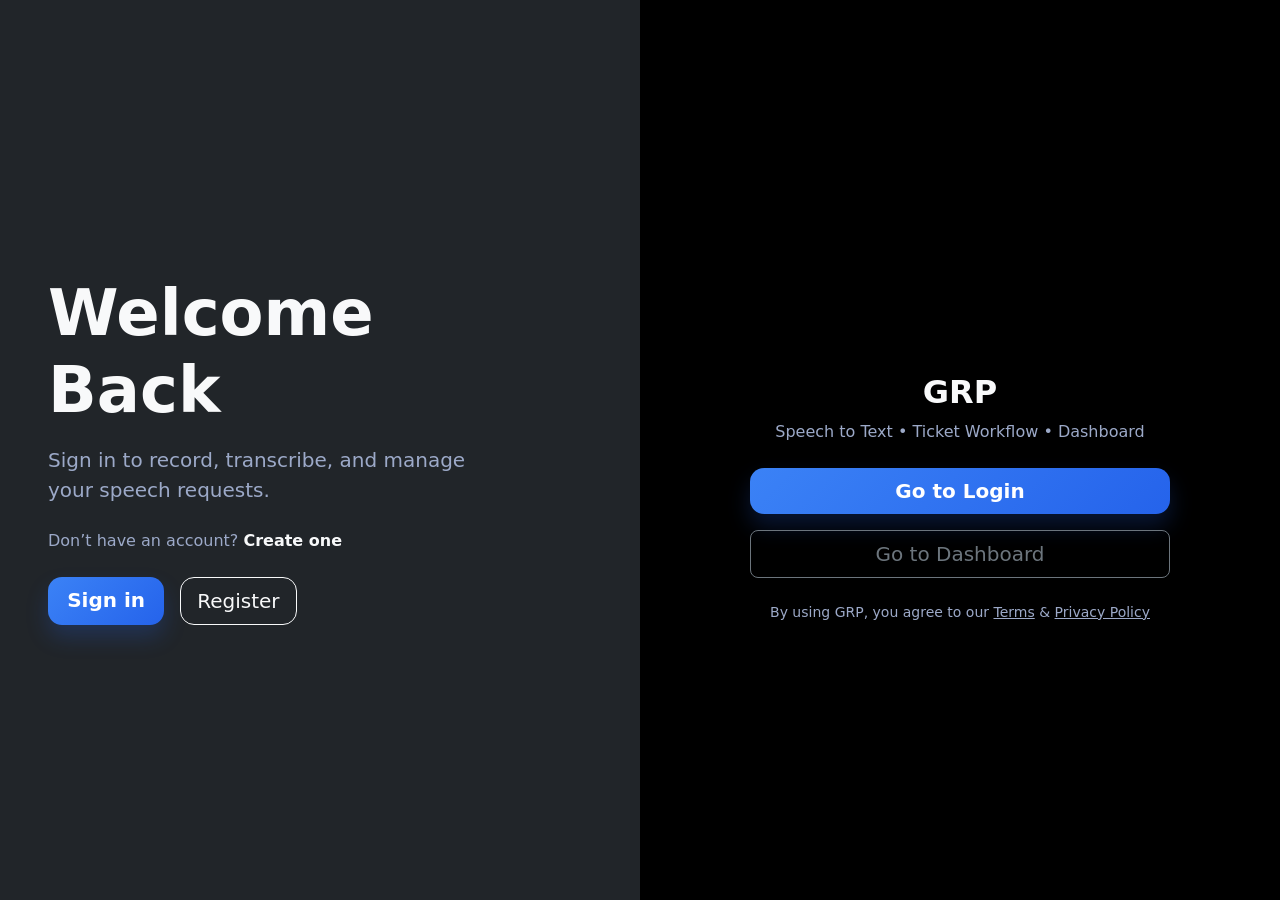
<file: index.html>
<!doctype html>
<html>

<head>
    <meta charset="utf-8" />
    <title>GRP Frontend</title>
    <meta http-equiv="refresh" content="0; url=pages/home.html" />
</head>

<body>
    <p><a href="pages/home.html">Open GRP Frontend</a></p>
</body>

</html>
</file>
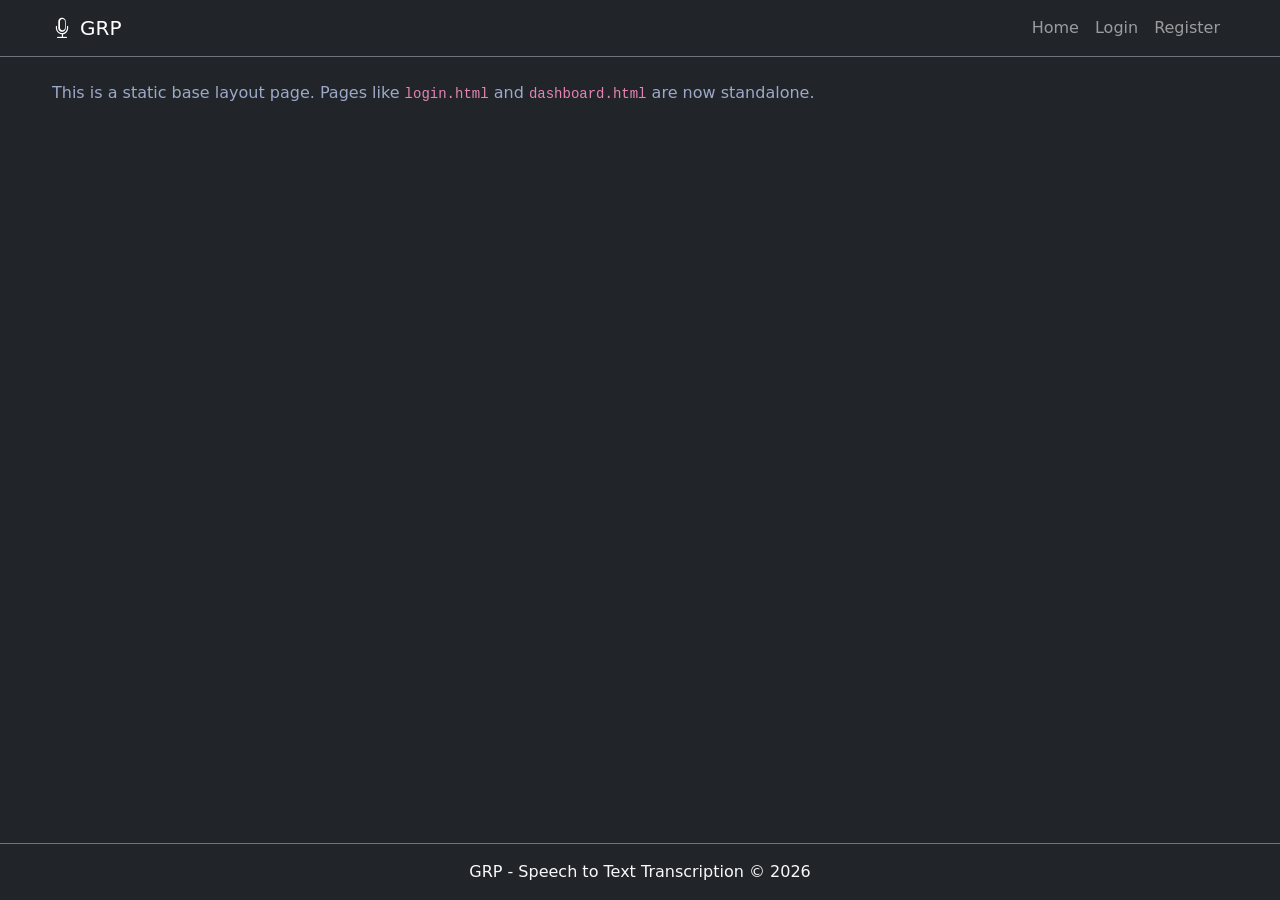
<file: pages/base.html>
<!DOCTYPE html>
<html lang="en" data-bs-theme="dark">

<head>
  <meta charset="UTF-8" />
  <meta name="viewport" content="width=device-width, initial-scale=1.0" />
  <title>GRP</title>

  <!-- Bootstrap 5 CSS -->
  <link href="https://cdn.jsdelivr.net/npm/bootstrap@5.3.0/dist/css/bootstrap.min.css" rel="stylesheet">
  <!-- Bootstrap Icons -->
  <link rel="stylesheet" href="https://cdn.jsdelivr.net/npm/bootstrap-icons@1.10.0/font/bootstrap-icons.css">

  <!-- Custom CSS (adjust filename if yours differs) -->
  <link rel="stylesheet" href="../assets/css/styles.css">
</head>

<body class="d-flex flex-column min-vh-100 bg-dark text-light">
  <!-- Navigation -->
  <nav class="navbar navbar-expand-lg navbar-dark bg-dark border-bottom border-secondary">
    <div class="container">
      <a class="navbar-brand" href="home.html">
        <i class="bi bi-mic me-2"></i>GRP
      </a>

      <button class="navbar-toggler" type="button" data-bs-toggle="collapse" data-bs-target="#navbarNav">
        <span class="navbar-toggler-icon"></span>
      </button>

      <div class="collapse navbar-collapse" id="navbarNav">
        <ul class="navbar-nav ms-auto" id="nav-links">
          <!-- populated by JS -->
        </ul>
      </div>
    </div>
  </nav>

  <!-- Main Content -->
  <main class="flex-grow-1 container my-4">
    <div class="text-muted">
      This is a static base layout page. Pages like <code>login.html</code> and <code>dashboard.html</code> are now
      standalone.
    </div>
  </main>

  <!-- Footer -->
  <footer class="py-3 mt-auto border-top border-secondary">
    <div class="container text-center">
      <p class="mb-0" id="footer-year"></p>
    </div>
  </footer>

  <!-- Bootstrap JS -->
  <script src="https://cdn.jsdelivr.net/npm/bootstrap@5.3.0/dist/js/bootstrap.bundle.min.js"></script>

  <!-- Navbar logic -->
  <script type="module">
    import { getToken, getUser, clearAuth } from "../assets/js/auth.js";

    // footer year
    document.getElementById("footer-year").textContent =
      `GRP - Speech to Text Transcription © ${new Date().getFullYear()}`;

    const nav = document.getElementById("nav-links");
    const token = getToken();
    const user = getUser();

    function liLink(href, label) {
      const li = document.createElement("li");
      li.className = "nav-item";
      const a = document.createElement("a");
      a.className = "nav-link";
      a.href = href;
      a.textContent = label;
      li.appendChild(a);
      return li;
    }

    if (token) {
      // Logged in nav
      nav.appendChild(liLink("home.html", "Home"));
      nav.appendChild(liLink("dashboard.html", "Dashboard"));

      const li = document.createElement("li");
      li.className = "nav-item";
      const btn = document.createElement("button");
      btn.className = "btn btn-outline-secondary ms-2";
      btn.textContent = user?.full_name ? `Logout (${user.full_name})` : "Logout";
      btn.addEventListener("click", () => {
        clearAuth();
        window.location.href = "login.html";
      });
      li.appendChild(btn);
      nav.appendChild(li);
    } else {
      // Logged out nav
      nav.appendChild(liLink("home.html", "Home"));
      nav.appendChild(liLink("login.html", "Login"));
      nav.appendChild(liLink("register.html", "Register"));
    }
  </script>
</body>

</html>
</file>
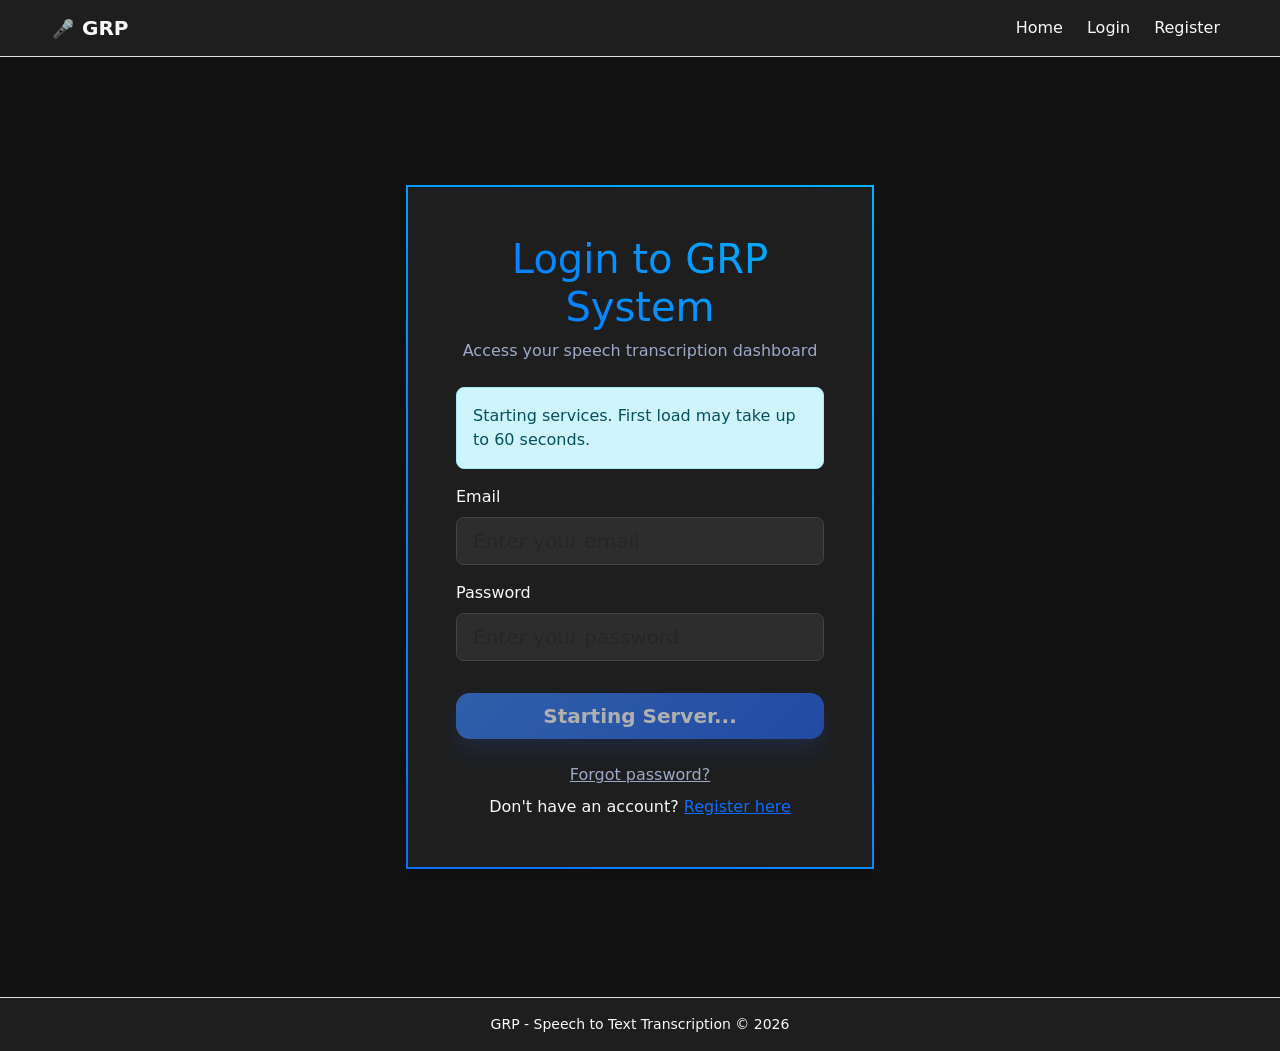
<file: pages/dashboard.html>
<!DOCTYPE html>
<html lang="en">

<head>
  <meta charset="UTF-8" />
  <meta name="viewport" content="width=device-width, initial-scale=1" />
  <title>Dashboard | GRP</title>

  <link href="https://cdn.jsdelivr.net/npm/bootstrap@5.3.3/dist/css/bootstrap.min.css" rel="stylesheet" />
  <link rel="stylesheet" href="../assets/css/styles.css" />
</head>

<body class="dashboard-page">

  <div class="app-shell">

    <aside class="app-sidebar">
      <div class="sidebar-brand">
        <div class="brand-logo">G</div>
        <div>
          <h4 class="brand-title mb-0">GRP</h4>
          <small class="brand-subtitle">Support Hub</small>
        </div>
      </div>

      <nav class="sidebar-nav">
        <a href="#" class="nav-link active">
          <span class="nav-icon">📊</span>
          <span>Dashboard</span>
        </a>
        <a href="#ticket-summary-section" class="nav-link">
          <span class="nav-icon">📈</span>
          <span>Status Summary</span>
        </a>
        <a href="#tickets-section" class="nav-link">
          <span class="nav-icon">🎫</span>
          <span>Tickets</span>
        </a>
      </nav>

      <div class="sidebar-footer">
        <button id="logoutBtn" class="btn btn-outline-light w-100">Logout</button>
      </div>
    </aside>

    <main class="app-main">

      <header class="topbar">
        <div>
          <p class="page-label mb-1">Dashboard</p>
          <h1 class="page-title mb-0">Welcome back</h1>
        </div>

        <div class="topbar-actions">
          <div class="user-chip" id="welcome-line">Manage your tickets and recordings</div>

          <button id="newTicketBtn" class="btn btn-primary btn-lg" data-bs-toggle="modal" data-bs-target="#ticketModal">
            <span class="me-2">＋</span> Raise New Ticket
          </button>
        </div>
      </header>

      <div id="backend-status-banner" class="alert alert-info d-none mb-4">
        Starting services. First load may take up to 60 seconds.
      </div>

      <section class="hero-panel">
        <div class="hero-copy">
          <p class="hero-kicker mb-2">SMART SUPPORT WORKSPACE</p>
          <h2 class="hero-heading">Track issues, submit tickets, and manage support faster.</h2>
          <p class="hero-text mb-0">
            A clean workspace for raising new tickets and monitoring status updates without changing your existing flow.
          </p>
        </div>

        <div class="hero-side">
          <div class="mini-stat-card">
            <span class="mini-stat-label">Portal Status</span>
            <strong class="mini-stat-value" id="portal-status">Checking</strong>
          </div>
          <div class="mini-stat-card">
            <span class="mini-stat-label">Submission</span>
            <strong class="mini-stat-value">Audio / Text</strong>
          </div>
        </div>
      </section>

      <section class="stats-grid" id="ticket-summary-section">
        <div class="stat-box">
          <div class="stat-box-icon">🆕</div>
          <div>
            <p class="stat-box-label">New Tickets</p>
            <h3 class="stat-box-value">--</h3>
          </div>
        </div>

        <div class="stat-box">
          <div class="stat-box-icon">⏳</div>
          <div>
            <p class="stat-box-label">In Progress</p>
            <h3 class="stat-box-value">--</h3>
          </div>
        </div>

        <div class="stat-box">
          <div class="stat-box-icon">✅</div>
          <div>
            <p class="stat-box-label">Resolved</p>
            <h3 class="stat-box-value">--</h3>
          </div>
        </div>
      </section>

      <section class="content-card" id="summary-section">
        <div class="section-head">
          <div>
            <p class="section-kicker mb-1">Overview</p>
            <h3 class="section-title mb-0">Ticket Status Summary</h3>
          </div>
        </div>

        <div class="summary-wrap" id="ticket-summary">
          <span class="badge rounded-pill bg-secondary px-3 py-2">No data yet</span>
        </div>
      </section>

      <section class="content-card" id="tickets-section">
        <div class="section-head">
          <div>
            <p class="section-kicker mb-1">Workspace</p>
            <h3 class="section-title mb-0">Tickets</h3>
          </div>
        </div>

        <div class="row g-3" id="tickets-list">
          <div class="col-12">
            <div class="empty-state">
              <div class="empty-state-icon">📭</div>
              <h5>No tickets yet</h5>
              <p class="mb-0 text-secondary">
                Tickets will appear here once we connect the tickets endpoint.
              </p>
            </div>
          </div>
        </div>
      </section>

    </main>
  </div>

  <div class="modal fade" id="ticketModal" tabindex="-1" aria-labelledby="ticketModalLabel" aria-hidden="true">
    <div class="modal-dialog modal-dialog-centered">
      <div class="modal-content custom-modal">
        <div class="modal-header border-0">
          <h5 class="modal-title" id="ticketModalLabel">Create New Ticket</h5>
          <button type="button" class="btn-close btn-close-white" data-bs-dismiss="modal" aria-label="Close"></button>
        </div>

        <div class="modal-body pt-0" id="modalContent">
          <div class="text-center">
            <p class="mb-4 modal-subtitle">How would you like to describe your issue?</p>
            <div class="d-grid gap-3">
              <button id="recordOption" class="btn btn-outline-primary btn-lg modal-action-btn" type="button">
                🎙️ Record Audio
              </button>
              <button id="textOption" class="btn btn-outline-success btn-lg modal-action-btn" type="button">
                ✍️ Type Text
              </button>
            </div>
          </div>
        </div>
      </div>
    </div>
  </div>

  <script src="https://cdn.jsdelivr.net/npm/bootstrap@5.3.3/dist/js/bootstrap.bundle.min.js"></script>

  <script type="module">
    import { getToken, getUser, clearAuth } from "../assets/js/auth.js";
    import { api, wakeBackend, onBackendStatusChange } from "../assets/js/api.js";

    const token = getToken();

    if (!token) {
      window.location.href = "login.html";
    }

    const user = getUser();
    const welcome = document.getElementById("welcome-line");

    if (user && welcome) {
      const name = user.full_name || user.name || user.email || "User";
      welcome.textContent = `Logged in as ${name}`;
    }

    document.getElementById("logoutBtn")?.addEventListener("click", () => {
      clearAuth();
      window.location.href = "login.html";
    });

    const newTicketBtn = document.getElementById("newTicketBtn");
    const banner = document.getElementById("backend-status-banner");
    const portalStatus = document.getElementById("portal-status");

    onBackendStatusChange((status) => {
      if (newTicketBtn) {
        newTicketBtn.disabled = status.waking;

        if (status.waking) {
          newTicketBtn.textContent = "Starting Server...";
        } else {
          newTicketBtn.innerHTML = '<span class="me-2">＋</span> Raise New Ticket';
        }
      }

      if (banner) {
        if (status.waking) {
          banner.className = "alert alert-info mb-4";
          banner.textContent = "Starting services. First load may take up to 60 seconds.";
        } else if (status.failed) {
          banner.className = "alert alert-warning mb-4";
          banner.textContent = "Server is taking longer than expected. Please wait or refresh the page.";
        } else {
          banner.className = "alert alert-info d-none mb-4";
        }
      }

      if (portalStatus) {
        if (status.waking) {
          portalStatus.textContent = "Starting";
        } else if (status.failed) {
          portalStatus.textContent = "Delayed";
        } else {
          portalStatus.textContent = "Ready";
        }
      }
    });

    wakeBackend();

    function escapeHtml(value) {
      return String(value ?? "")
        .replaceAll("&", "&amp;")
        .replaceAll("<", "&lt;")
        .replaceAll(">", "&gt;")
        .replaceAll('"', "&quot;")
        .replaceAll("'", "&#039;");
    }

    function renderTicketStats(tickets) {
      const statValues = document.querySelectorAll(".stat-box-value");
      if (!statValues || statValues.length < 3) return;

      const newCount = tickets.filter(
        (t) => (t.status || "").toUpperCase() === "OPEN"
      ).length;

      const inProgressCount = tickets.filter(
        (t) =>
          ["ASSIGNED", "IN_PROGRESS", "ON_HOLD"].includes(
            (t.status || "").toUpperCase()
          )
      ).length;

      const resolvedCount = tickets.filter(
        (t) =>
          ["RESOLVED", "CLOSED"].includes(
            (t.status || "").toUpperCase()
          )
      ).length;

      statValues[0].textContent = newCount;
      statValues[1].textContent = inProgressCount;
      statValues[2].textContent = resolvedCount;
    }

    function renderTickets(tickets) {
      const ticketsList = document.getElementById("tickets-list");
      if (!ticketsList) return;

      if (!tickets || tickets.length === 0) {
        ticketsList.innerHTML = `
          <div class="col-12">
            <div class="empty-state">
              <div class="empty-state-icon">📭</div>
              <h5>No tickets yet</h5>
              <p class="mb-0 text-secondary">
                You have not created any tickets yet.
              </p>
            </div>
          </div>
        `;
        return;
      }

      ticketsList.innerHTML = tickets.map((ticket) => `
        <div class="col-12 col-lg-6">
          <div class="card ticket-card h-100">
            <div class="card-body">
              <div class="d-flex justify-content-between align-items-start gap-3 mb-3">
                <div>
                  <h5 class="card-title mb-1">${escapeHtml(ticket.title || "Untitled Ticket")}</h5>
                  <div class="text-secondary small">${escapeHtml(ticket.ticket_number || "")}</div>
                </div>
                <span class="badge bg-primary">${escapeHtml(ticket.status || "UNKNOWN")}</span>
              </div>

              <p class="card-text text-light mb-3">
                ${escapeHtml(ticket.description || "No description available")}
              </p>

              <div class="small text-secondary">
                <div><strong>Priority:</strong> ${escapeHtml(ticket.priority || "-")}</div>
                <div><strong>Source:</strong> ${escapeHtml(ticket.source_channel || "-")}</div>
                <div><strong>Created:</strong> ${ticket.created_at ? new Date(ticket.created_at).toLocaleString() : "-"
        }</div>
              </div>
            </div>
          </div>
        </div>
      `).join("");
    }

    async function loadMyTickets() {
      try {
        const tickets = await api.get("/ai/my-tickets");

        console.log("My tickets:", tickets);

        renderTicketStats(tickets);
        renderTickets(tickets);
      } catch (err) {
        console.error("Failed to load tickets:", err);

        if (err.status === 401) {
          clearAuth();
          window.location.href = "login.html";
          return;
        }

        const statValues = document.querySelectorAll(".stat-box-value");
        if (statValues.length >= 3) {
          statValues[0].textContent = "0";
          statValues[1].textContent = "0";
          statValues[2].textContent = "0";
        }

        const ticketsList = document.getElementById("tickets-list");
        if (ticketsList) {
          ticketsList.innerHTML = `
            <div class="col-12">
              <div class="alert alert-danger mb-0">
                Failed to load tickets.
              </div>
            </div>
          `;
        }
      }
    }

    loadMyTickets();
  </script>

  <script type="module" src="../assets/js/ticketWorkflow.js"></script>

</body>

</html>
</file>
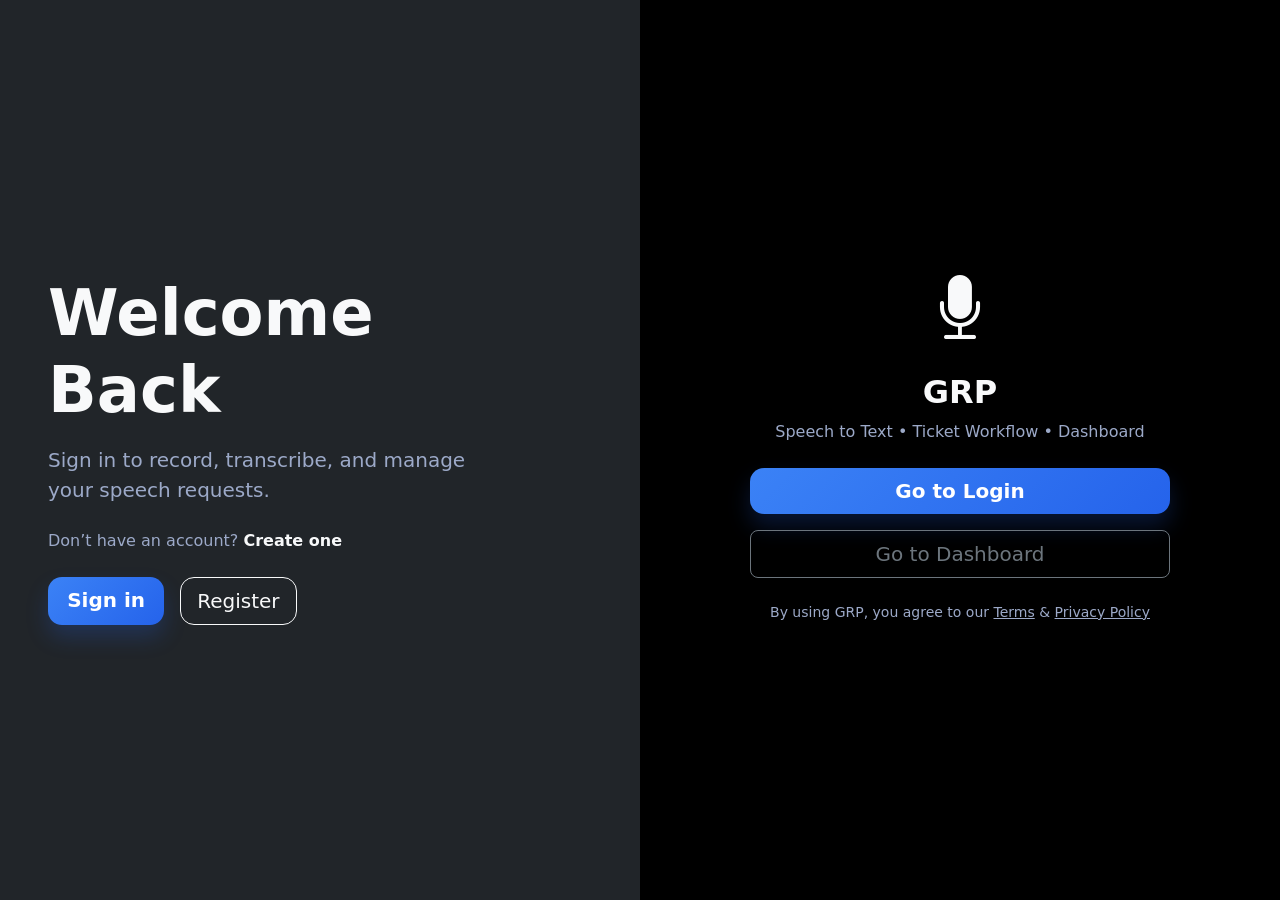
<file: pages/home.html>
<!DOCTYPE html>
<html lang="en" data-bs-theme="dark">

<head>
    <meta charset="UTF-8" />
    <meta name="viewport" content="width=device-width, initial-scale=1.0" />
    <title>Welcome Back | GRP</title>
    <!-- Bootstrap 5 CSS -->
    <link href="https://cdn.jsdelivr.net/npm/bootstrap@5.3.0/dist/css/bootstrap.min.css" rel="stylesheet">
    <!-- Bootstrap Icons -->
    <link rel="stylesheet" href="https://cdn.jsdelivr.net/npm/bootstrap-icons@1.10.0/font/bootstrap-icons.css">

    <!-- Custom CSS -->
    <link rel="stylesheet" href="../assets/css/styles.css" />

    <!-- Hide footer only on home page (kept from your original intent) -->
    <style>
        footer {
            display: none;
        }

        body {
            overflow: hidden;
        }
    </style>
</head>

<body class="bg-dark text-light">

    <div class="container-fluid p-0">
        <div class="row g-0 min-vh-100">

            <!-- LEFT: Text -->
            <div class="col-lg-6 d-flex align-items-center bg-dark">
                <div class="px-5 px-md-6">
                    <h1 class="display-3 fw-bold mb-3">
                        Welcome<br>Back
                    </h1>

                    <p class="text-secondary fs-5 mb-4" style="max-width: 420px;">
                        Sign in to record, transcribe, and manage your speech requests.
                    </p>

                    <p class="text-secondary">
                        Don’t have an account?
                        <a href="register.html" class="text-light fw-semibold text-decoration-none">
                            Create one
                        </a>
                    </p>

                    <div class="mt-4 d-flex gap-3">
                        <a class="btn btn-primary btn-lg" href="login.html">
                            Sign in
                        </a>
                        <a class="btn btn-outline-light btn-lg" href="register.html">
                            Register
                        </a>
                    </div>
                </div>
            </div>

            <!-- RIGHT: Simple panel -->
            <div class="col-lg-6 d-flex align-items-center justify-content-center bg-black">
                <div class="w-100 text-center" style="max-width: 420px;">
                    <i class="bi bi-mic-fill" style="font-size: 4rem;"></i>
                    <h2 class="fw-bold mt-3">GRP</h2>
                    <p class="text-secondary mt-2">
                        Speech to Text • Ticket Workflow • Dashboard
                    </p>

                    <div class="mt-4">
                        <a class="btn btn-primary btn-lg w-100" href="login.html">Go to Login</a>
                        <a class="btn btn-outline-secondary btn-lg w-100 mt-3" href="dashboard.html">Go to Dashboard</a>
                    </div>

                    <p class="text-secondary small text-center mt-4">
                        By using GRP, you agree to our
                        <a href="terms.html" class="text-secondary">Terms</a> &
                        <a href="privacy.html" class="text-secondary">Privacy Policy</a>
                    </p>
                </div>
            </div>

        </div>
    </div>

    <!-- If already logged in, jump to dashboard -->
    <script type="module">
        import { getToken } from "../assets/js/auth.js";
        if (getToken()) {
            window.location.href = "dashboard.html";
        }
    </script>

    <!-- Bootstrap JS -->
    <script src="https://cdn.jsdelivr.net/npm/bootstrap@5.3.0/dist/js/bootstrap.bundle.min.js"></script>

</body>

</html>
</file>
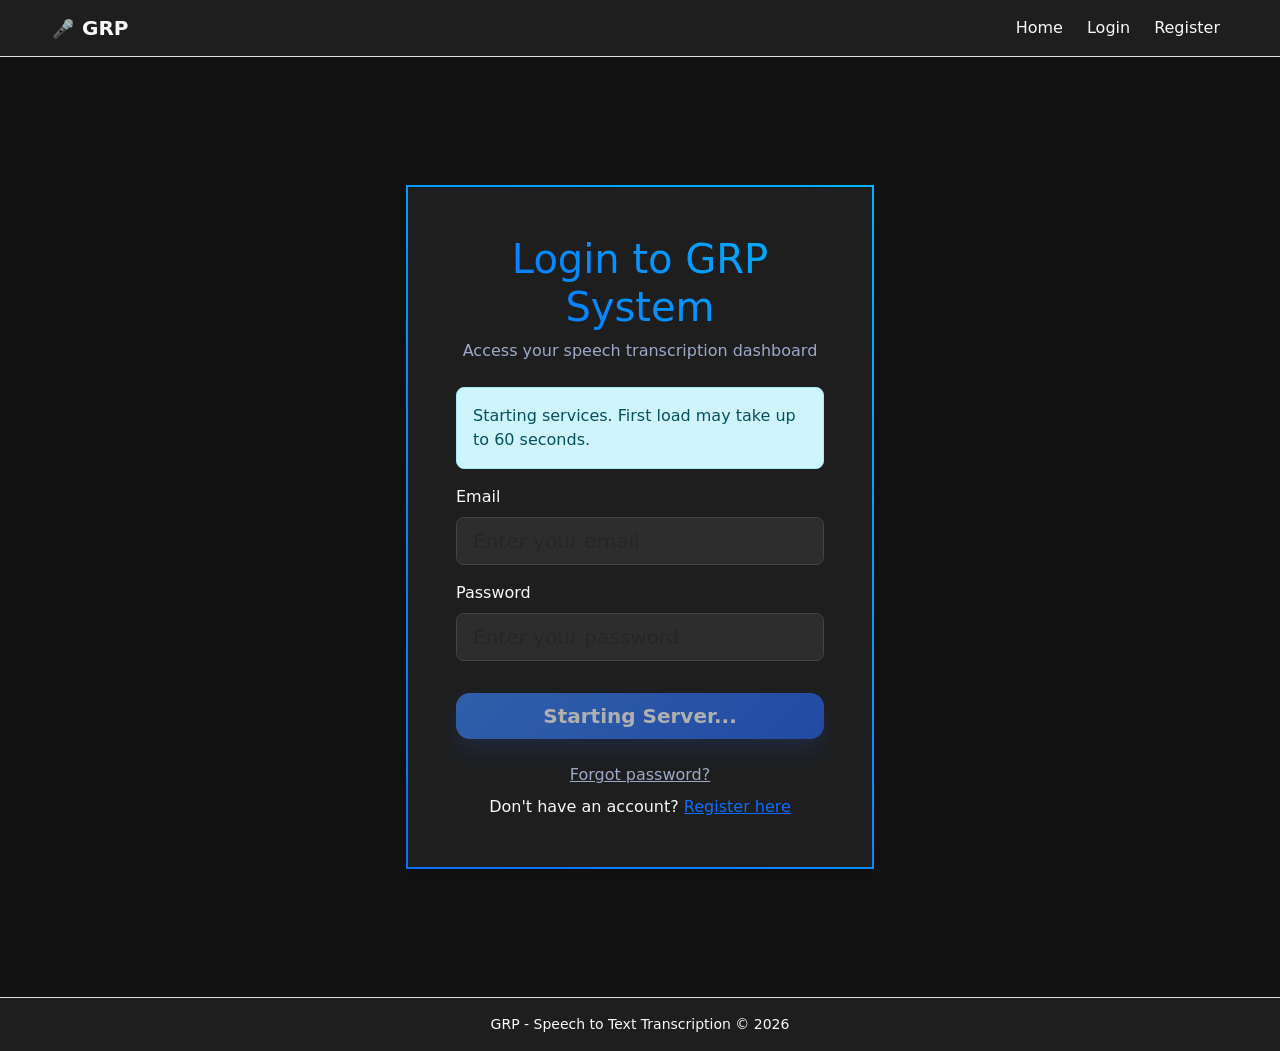
<file: pages/login.html>
<!DOCTYPE html>
<html lang="en">

<head>
  <meta charset="UTF-8" />
  <meta name="viewport" content="width=device-width, initial-scale=1" />
  <title>Login | GRP</title>

  <!-- Bootstrap (so btn/card/form-control/navbar work like in screenshot) -->
  <link href="https://cdn.jsdelivr.net/npm/bootstrap@5.3.3/dist/css/bootstrap.min.css" rel="stylesheet" />

  <!-- Your custom theme overrides -->
  <link rel="stylesheet" href="../assets/css/styles.css" />
</head>

<body class="d-flex flex-column min-vh-100">

  <!-- Top Navbar -->
  <nav class="navbar navbar-expand-lg border-bottom" style="background:#1e1e1e;">
    <div class="container">
      <a class="navbar-brand d-flex align-items-center gap-2 text-light" href="home.html">
        <span style="font-size:18px;">🎤</span>
        <span class="fw-semibold">GRP</span>
      </a>

      <button class="navbar-toggler" type="button" data-bs-toggle="collapse" data-bs-target="#topNav"
        aria-controls="topNav" aria-expanded="false" aria-label="Toggle navigation">
        <span class="navbar-toggler-icon"></span>
      </button>

      <div class="collapse navbar-collapse justify-content-end" id="topNav">
        <ul class="navbar-nav gap-lg-2">
          <li class="nav-item"><a class="nav-link text-light" href="home.html">Home</a></li>
          <li class="nav-item"><a class="nav-link text-light active" aria-current="page" href="login.html">Login</a>
          </li>
          <li class="nav-item"><a class="nav-link text-light" href="register.html">Register</a></li>
        </ul>
      </div>
    </div>
  </nav>

  <!-- Centered Login Card -->
  <main class="flex-grow-1 d-flex align-items-center justify-content-center py-5">
    <div class="auth-container w-100 px-3">
      <div class="card p-4 p-md-5 border-gradient mx-auto" style="max-width: 620px;">
        <div class="text-center mb-4">
          <h1 class="text-gradient mb-2">Login to GRP System</h1>
          <p class="text-muted mb-0">Access your speech transcription dashboard</p>
        </div>

        <div id="backend-status-banner" class="alert alert-info d-none mb-3">
          Starting services. First load may take up to 60 seconds.
        </div>

        <form id="login-form" class="transition">
          <div class="mb-3">
            <label for="email" class="form-label">Email</label>
            <input type="email" class="form-control form-control-lg" id="email" required placeholder="Enter your email"
              autocomplete="email" />
          </div>

          <div class="mb-3">
            <label for="password" class="form-label">Password</label>
            <input type="password" class="form-control form-control-lg" id="password" required
              placeholder="Enter your password" autocomplete="current-password" />
          </div>

          <button type="submit" class="btn btn-primary w-100 mt-3 btn-lg">
            Login
          </button>

          <div id="login-error" class="mt-3 text-danger" style="display:none;"></div>

        </form>
        <div class="mt-4 text-center">
          <p class="mb-2">
            <a href="#" class="text-secondary">Forgot password?</a>
          </p>
          <p class="mb-0">
            Don't have an account?
            <a href="register.html">Register here</a>
          </p>
        </div>
      </div>
    </div>
  </main>
  <!-- Footer -->
  <footer class="border-top py-3 mt-auto" style="background:#1e1e1e;">
    <div class="container text-center text-light small">
      GRP - Speech to Text Transcription © 2026
    </div>
  </footer>

  <!-- Bootstrap JS (needed for navbar collapse on mobile) -->
  <script src="https://cdn.jsdelivr.net/npm/bootstrap@5.3.3/dist/js/bootstrap.bundle.min.js"></script>

  <!-- IMPORTANT: Load as ES module -->
  <script type="module" src="../assets/js/auth.js"></script>

</body>

</html>
</file>
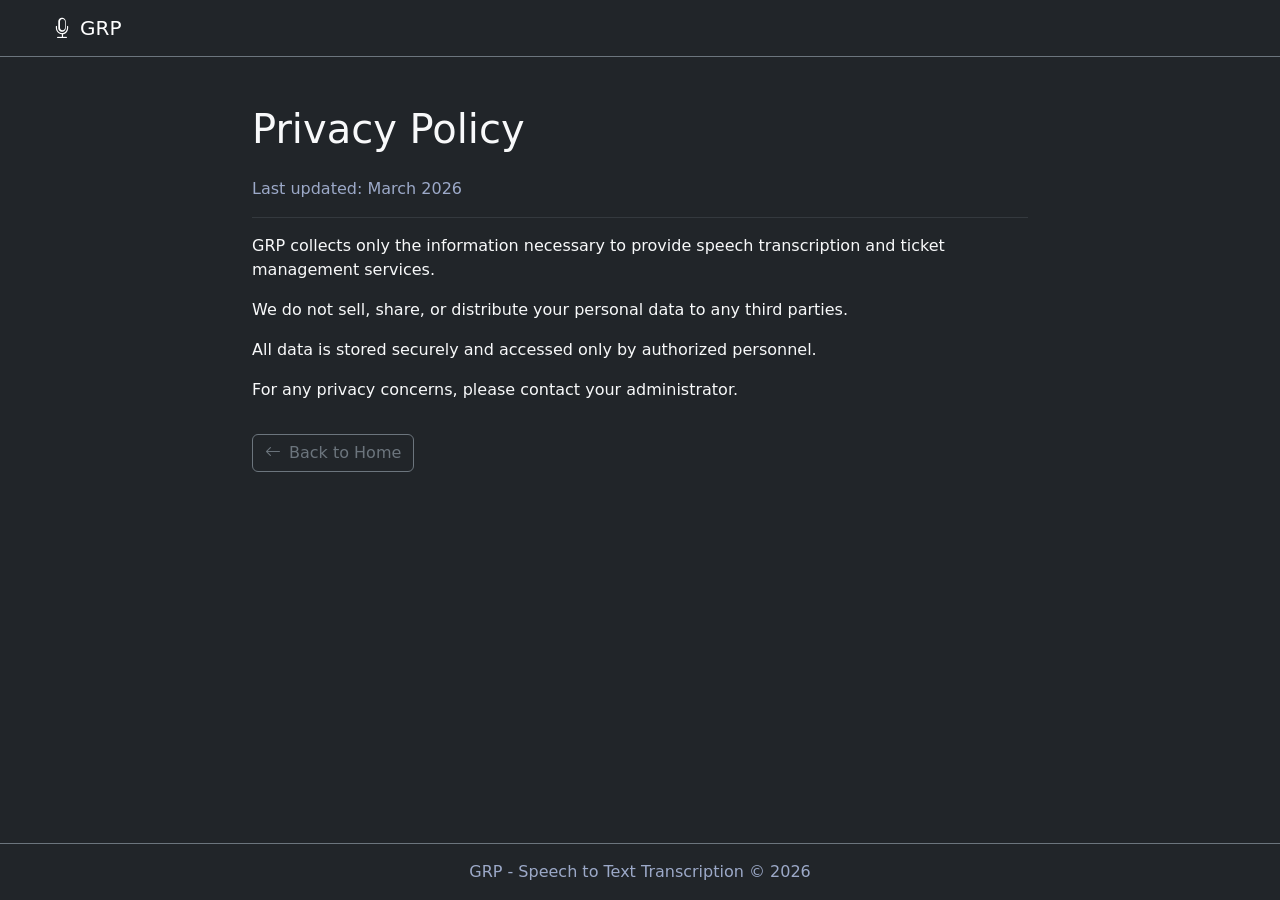
<file: pages/privacy.html>
<!DOCTYPE html>
<html lang="en" data-bs-theme="dark">

<head>
  <meta charset="UTF-8" />
  <meta name="viewport" content="width=device-width, initial-scale=1.0" />
  <title>Privacy Policy | GRP</title>
  <link href="https://cdn.jsdelivr.net/npm/bootstrap@5.3.0/dist/css/bootstrap.min.css" rel="stylesheet">
  <link rel="stylesheet" href="https://cdn.jsdelivr.net/npm/bootstrap-icons@1.10.0/font/bootstrap-icons.css">
  <link rel="stylesheet" href="../assets/css/styles.css">
</head>

<body class="d-flex flex-column min-vh-100 bg-dark text-light">

  <nav class="navbar navbar-expand-lg navbar-dark bg-dark border-bottom border-secondary">
    <div class="container">
      <a class="navbar-brand" href="home.html">
        <i class="bi bi-mic me-2"></i>GRP
      </a>
    </div>
  </nav>

  <main class="flex-grow-1 container my-5">
    <div class="row justify-content-center">
      <div class="col-lg-8">
        <h1 class="mb-4">Privacy Policy</h1>
        <p class="text-muted">Last updated: March 2026</p>
        <hr class="border-secondary">
        <p>GRP collects only the information necessary to provide speech transcription and ticket management services.</p>
        <p>We do not sell, share, or distribute your personal data to any third parties.</p>
        <p>All data is stored securely and accessed only by authorized personnel.</p>
        <p>For any privacy concerns, please contact your administrator.</p>
        <a href="home.html" class="btn btn-outline-secondary mt-3">
          <i class="bi bi-arrow-left me-2"></i>Back to Home
        </a>
      </div>
    </div>
  </main>

  <footer class="py-3 mt-auto border-top border-secondary">
    <div class="container text-center">
      <p class="mb-0 text-muted">GRP - Speech to Text Transcription © 2026</p>
    </div>
  </footer>

  <script src="https://cdn.jsdelivr.net/npm/bootstrap@5.3.0/dist/js/bootstrap.bundle.min.js"></script>
</body>

</html>
</file>
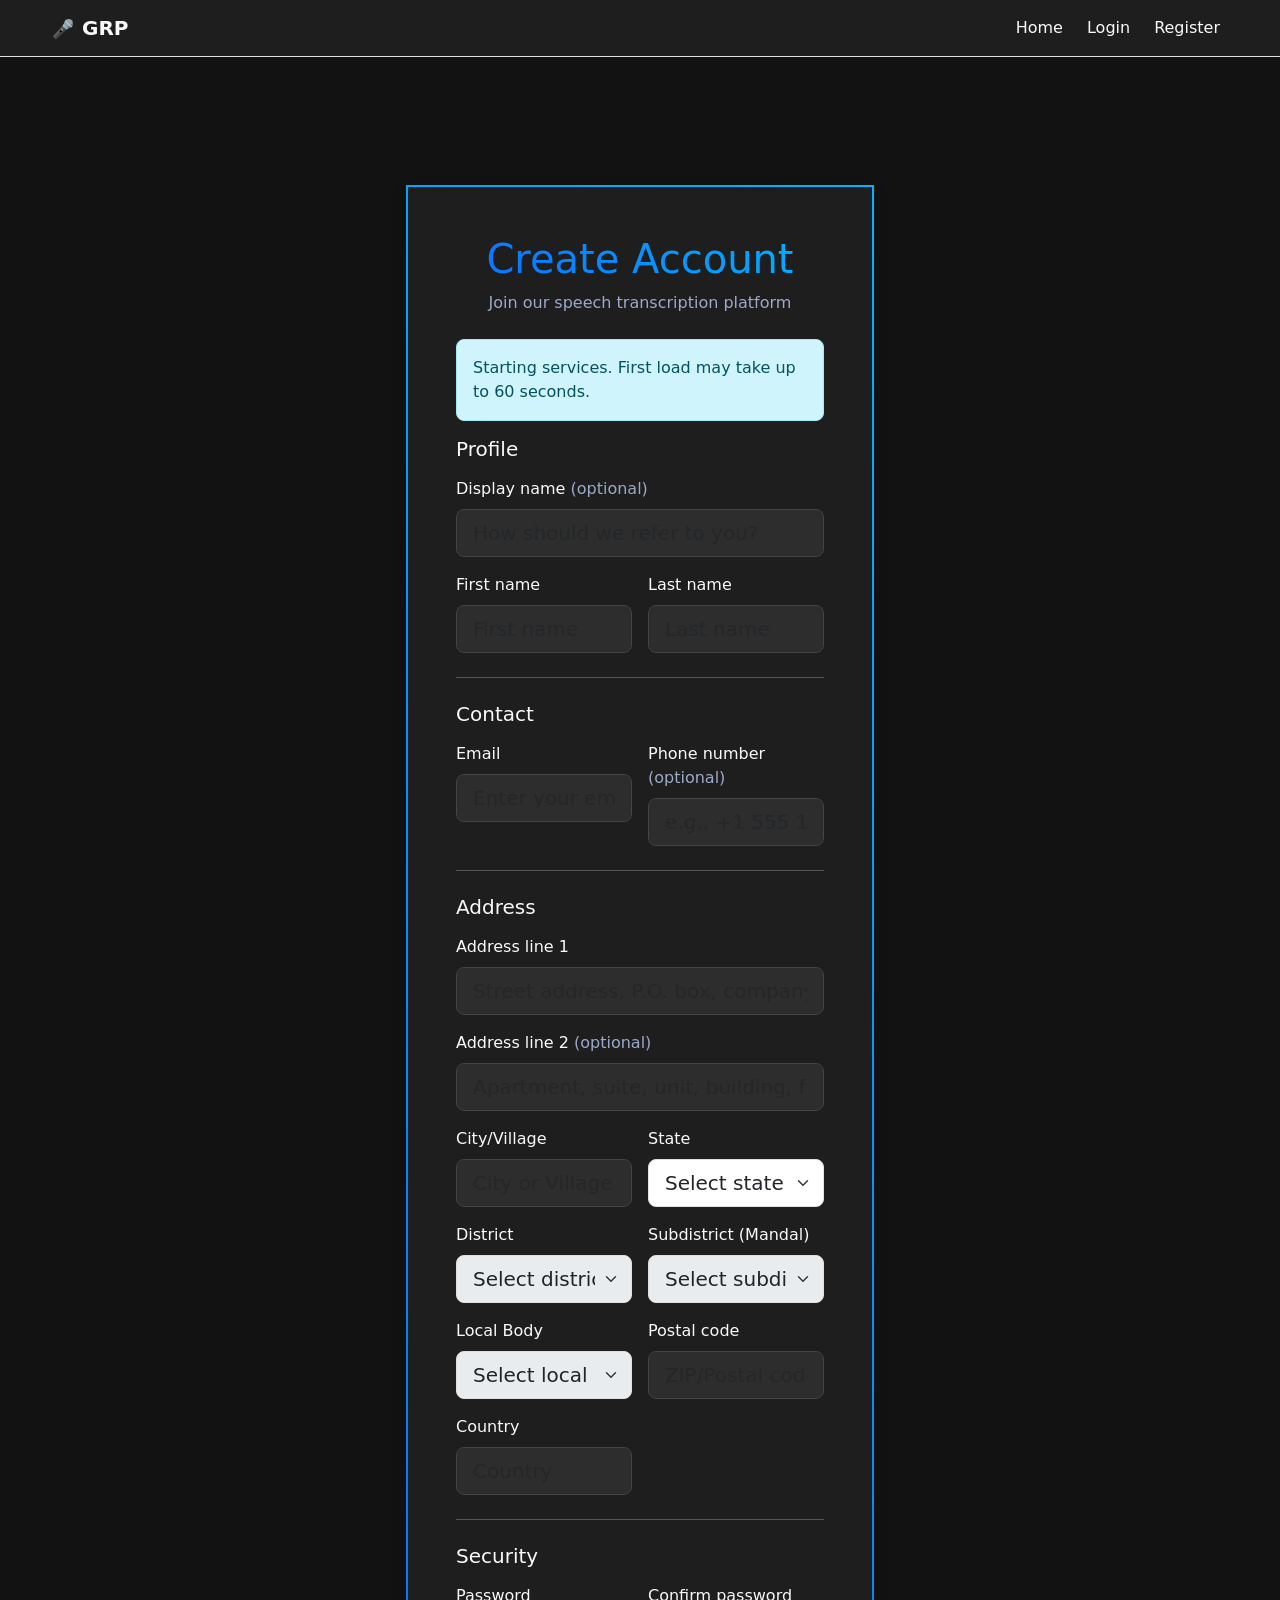
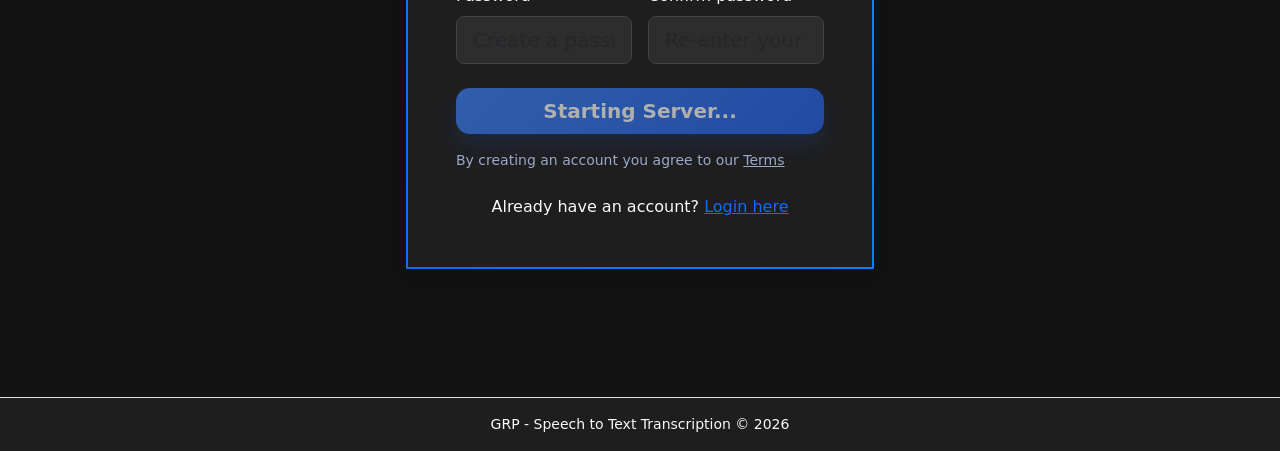
<file: pages/register.html>
<!DOCTYPE html>
<html lang="en">

<head>
  <meta charset="UTF-8" />
  <meta name="viewport" content="width=device-width, initial-scale=1" />
  <title>Register | GRP</title>

  <link href="https://cdn.jsdelivr.net/npm/bootstrap@5.3.3/dist/css/bootstrap.min.css" rel="stylesheet" />
  <link rel="stylesheet" href="../assets/css/styles.css" />
</head>

<body class="d-flex flex-column min-vh-100">

  <nav class="navbar navbar-expand-lg border-bottom" style="background:#1e1e1e;">
    <div class="container">
      <a class="navbar-brand d-flex align-items-center gap-2 text-light" href="home.html">
        <span style="font-size:18px;">🎤</span>
        <span class="fw-semibold">GRP</span>
      </a>

      <button class="navbar-toggler" type="button" data-bs-toggle="collapse" data-bs-target="#topNav"
        aria-controls="topNav" aria-expanded="false" aria-label="Toggle navigation">
        <span class="navbar-toggler-icon"></span>
      </button>

      <div class="collapse navbar-collapse justify-content-end" id="topNav">
        <ul class="navbar-nav gap-lg-2">
          <li class="nav-item"><a class="nav-link text-light" href="home.html">Home</a></li>
          <li class="nav-item"><a class="nav-link text-light" href="login.html">Login</a></li>
          <li class="nav-item"><a class="nav-link text-light active" aria-current="page"
              href="register.html">Register</a></li>
        </ul>
      </div>
    </div>
  </nav>

  <main class="flex-grow-1 d-flex align-items-center justify-content-center py-5">
    <div class="auth-container w-100 px-3">
      <div class="card p-4 p-md-5 border-gradient mx-auto" style="max-width: 780px;">
        <div class="text-center mb-4">
          <h1 class="text-gradient mb-2">Create Account</h1>
          <p class="text-muted mb-0">Join our speech transcription platform</p>
        </div>

        <div id="backend-status-banner" class="alert alert-info d-none mb-3">
          Starting services. First load may take up to 60 seconds.
        </div>

        <form id="register-form" class="transition" novalidate>
          <h5 class="mb-3">Profile</h5>

          <div class="row g-3">
            <div class="col-12">
              <label for="display_name" class="form-label">Display name <span
                  class="text-muted">(optional)</span></label>
              <input type="text" class="form-control form-control-lg" id="display_name"
                placeholder="How should we refer to you?" autocomplete="nickname" />
            </div>

            <div class="col-md-6">
              <label for="first_name" class="form-label">First name</label>
              <input type="text" class="form-control form-control-lg" id="first_name" required placeholder="First name"
                autocomplete="given-name" />
            </div>

            <div class="col-md-6">
              <label for="last_name" class="form-label">Last name</label>
              <input type="text" class="form-control form-control-lg" id="last_name" required placeholder="Last name"
                autocomplete="family-name" />
            </div>
          </div>

          <hr class="my-4" />

          <h5 class="mb-3">Contact</h5>

          <div class="row g-3">
            <div class="col-md-6">
              <label for="email" class="form-label">Email</label>
              <input type="email" class="form-control form-control-lg" id="email" required
                placeholder="Enter your email" autocomplete="email" />
            </div>

            <div class="col-md-6">
              <label for="phone" class="form-label">Phone number <span class="text-muted">(optional)</span></label>
              <input type="tel" class="form-control form-control-lg" id="phone" placeholder="e.g., +1 555 123 4567"
                autocomplete="tel" inputmode="tel" />
            </div>
          </div>

          <hr class="my-4" />

          <h5 class="mb-3">Address</h5>

          <div class="row g-3">
            <div class="col-12">
              <label for="address_line1" class="form-label">Address line 1</label>
              <input type="text" class="form-control form-control-lg" id="address_line1" required
                placeholder="Street address, P.O. box, company name" autocomplete="address-line1" />
            </div>

            <div class="col-12">
              <label for="address_line2" class="form-label">Address line 2 <span
                  class="text-muted">(optional)</span></label>
              <input type="text" class="form-control form-control-lg" id="address_line2"
                placeholder="Apartment, suite, unit, building, floor, etc." autocomplete="address-line2" />
            </div>

            <div class="col-md-6">
              <label for="city" class="form-label">City/Village</label>
              <input type="text" class="form-control form-control-lg" id="city" required placeholder="City or Village"
                autocomplete="address-level2" />
            </div>

            <div class="col-md-6">
              <label for="state" class="form-label">State</label>
              <select class="form-select form-select-lg" id="state" required>
                <option value="">Select state</option>
              </select>
            </div>

            <div class="col-md-6">
              <label for="district" class="form-label">District</label>
              <select class="form-select form-select-lg" id="district" required disabled>
                <option value="">Select district</option>
              </select>
            </div>

            <div class="col-md-6">
              <label for="subdistrict" class="form-label">Subdistrict (Mandal)</label>
              <select class="form-select form-select-lg" id="subdistrict" required disabled>
                <option value="">Select subdistrict</option>
              </select>
            </div>

            <div class="col-md-6">
              <label for="local_body" class="form-label">Local Body</label>
              <select class="form-select form-select-lg" id="local_body" required disabled>
                <option value="">Select local body</option>
              </select>
            </div>

            <div class="col-md-6">
              <label for="postal_code" class="form-label">Postal code</label>
              <input type="text" class="form-control form-control-lg" id="postal_code" required
                placeholder="ZIP/Postal code" autocomplete="postal-code" />
            </div>

            <div class="col-md-6">
              <label for="country" class="form-label">Country</label>
              <input type="text" class="form-control form-control-lg" id="country" required placeholder="Country"
                autocomplete="country-name" />
            </div>
          </div>

          <hr class="my-4" />

          <h5 class="mb-3">Security</h5>

          <div class="row g-3">
            <div class="col-md-6">
              <label for="password" class="form-label">Password</label>
              <input type="password" class="form-control form-control-lg" id="password" required minlength="8"
                placeholder="Create a password (min 8 characters)" autocomplete="new-password" />
            </div>

            <div class="col-md-6">
              <label for="confirm_password" class="form-label">Confirm password</label>
              <input type="password" class="form-control form-control-lg" id="confirm_password" required minlength="8"
                placeholder="Re-enter your password" autocomplete="new-password" />
            </div>
          </div>

          <div id="register-error" class="mt-3 text-danger" style="display:none;"></div>
          <div id="register-success" class="mt-3 text-success" style="display:none;"></div>

          <button type="submit" class="btn btn-primary w-100 mt-4 btn-lg" id="register-submit">
            Create Account
          </button>

          <div class="mt-3 text-muted small">
            By creating an account you agree to our <a href="Terms.html" class="text-secondary">Terms</a>
          </div>
        </form>

        <div class="mt-4 text-center">
          <p class="mb-0">Already have an account? <a href="login.html">Login here</a></p>
        </div>
      </div>
    </div>
  </main>

  <footer class="border-top py-3 mt-auto" style="background:#1e1e1e;">
    <div class="container text-center text-light small">
      GRP - Speech to Text Transcription © 2026
    </div>
  </footer>

  <script src="https://cdn.jsdelivr.net/npm/bootstrap@5.3.3/dist/js/bootstrap.bundle.min.js"></script>

  <script type="module">
    import { api, wakeBackend, onBackendStatusChange } from "../assets/js/api.js";

    const form = document.getElementById("register-form");
    const errorEl = document.getElementById("register-error");
    const successEl = document.getElementById("register-success");
    const btn = document.getElementById("register-submit");
    const banner = document.getElementById("backend-status-banner");

    const stateEl = document.getElementById("state");
    const districtEl = document.getElementById("district");
    const subdistrictEl = document.getElementById("subdistrict");
    const localBodyEl = document.getElementById("local_body");

    let backendWaking = true;
    let isSubmitting = false;

    function updateRegisterUI(status) {
      backendWaking = status.waking;

      if (banner) {
        if (status.waking) {
          banner.className = "alert alert-info mb-3";
          banner.textContent = "Starting services. First load may take up to 60 seconds.";
        } else if (status.failed) {
          banner.className = "alert alert-warning mb-3";
          banner.textContent = "Server is taking longer than expected. Please wait or refresh the page.";
        } else {
          banner.className = "alert alert-info d-none mb-3";
        }
      }

      btn.disabled = status.waking || isSubmitting;

      if (status.waking) {
        btn.textContent = "Starting Server...";
      } else if (isSubmitting) {
        btn.textContent = "Please wait...";
      } else {
        btn.textContent = "Create Account";
      }
    }

    onBackendStatusChange(updateRegisterUI);
    wakeBackend();

    function showError(msg) {
      errorEl.textContent = msg;
      errorEl.style.display = "block";
    }

    function hideError() {
      errorEl.textContent = "";
      errorEl.style.display = "none";
    }

    function showSuccess(msg) {
      successEl.textContent = msg;
      successEl.style.display = "block";
    }

    function hideSuccess() {
      successEl.textContent = "";
      successEl.style.display = "none";
    }

    function resetSelect(selectEl, placeholder) {
      selectEl.innerHTML = `<option value="">${placeholder}</option>`;
      selectEl.disabled = true;
    }

    function fillSelect(selectEl, items, placeholder) {
      selectEl.innerHTML = `<option value="">${placeholder}</option>`;

      for (const item of items) {
        const option = document.createElement("option");
        option.value = String(item.org_unit_id);
        option.textContent = item.org_name;
        option.dataset.name = item.org_name;
        selectEl.appendChild(option);
      }

      selectEl.disabled = false;
    }

    async function loadStates() {
      try {
        const states = await api.get("/org/states", { auth: false });
        fillSelect(stateEl, states || [], "Select state");
      } catch (err) {
        console.error("Failed to load states", err);
        showError("Could not load states.");
      }
    }

    stateEl.addEventListener("change", async () => {
      resetSelect(districtEl, "Select district");
      resetSelect(subdistrictEl, "Select subdistrict");
      resetSelect(localBodyEl, "Select local body");

      if (!stateEl.value) return;

      try {
        const districts = await api.get(`/org/districts?state_id=${encodeURIComponent(stateEl.value)}`, { auth: false });
        fillSelect(districtEl, districts || [], "Select district");
      } catch (err) {
        console.error("Failed to load districts", err);
        showError("Could not load districts.");
      }
    });

    districtEl.addEventListener("change", async () => {
      resetSelect(subdistrictEl, "Select subdistrict");
      resetSelect(localBodyEl, "Select local body");

      if (!districtEl.value) return;

      try {
        const subdistricts = await api.get(`/org/subdistricts?district_id=${encodeURIComponent(districtEl.value)}`, { auth: false });
        fillSelect(subdistrictEl, subdistricts || [], "Select subdistrict");
      } catch (err) {
        console.error("Failed to load subdistricts", err);
        showError("Could not load subdistricts.");
      }
    });

    subdistrictEl.addEventListener("change", async () => {
      resetSelect(localBodyEl, "Select local body");

      if (!subdistrictEl.value) return;

      try {
        const localBodies = await api.get(`/org/local-bodies?subdistrict_id=${encodeURIComponent(subdistrictEl.value)}`, { auth: false });
        fillSelect(localBodyEl, localBodies || [], "Select local body");
      } catch (err) {
        console.error("Failed to load local bodies", err);
        showError("Could not load local bodies.");
      }
    });

    form.addEventListener("submit", async (e) => {
      e.preventDefault();
      hideError();
      hideSuccess();

      if (backendWaking) {
        showError("Server is starting. Please wait a few seconds.");
        return;
      }

      const password = document.getElementById("password")?.value || "";
      const confirm = document.getElementById("confirm_password")?.value || "";

      if (password !== confirm) {
        showError("Passwords do not match.");
        return;
      }

      const payload = {
        email: (document.getElementById("email")?.value || "").trim().toLowerCase(),
        password,

        first_name: (document.getElementById("first_name")?.value || "").trim(),
        last_name: (document.getElementById("last_name")?.value || "").trim(),
        address_line1: (document.getElementById("address_line1")?.value || "").trim(),
        city: (document.getElementById("city")?.value || "").trim(),

        state: stateEl.options[stateEl.selectedIndex]?.dataset.name || "",
        district: districtEl.options[districtEl.selectedIndex]?.dataset.name || "",
        sub_district: subdistrictEl.options[subdistrictEl.selectedIndex]?.dataset.name || "",
        local_body: localBodyEl.options[localBodyEl.selectedIndex]?.dataset.name || "",

        postal_code: (document.getElementById("postal_code")?.value || "").trim(),
        country: (document.getElementById("country")?.value || "").trim(),

        display_name: (document.getElementById("display_name")?.value || "").trim() || null,
        phone: (document.getElementById("phone")?.value || "").trim() || null,
        address_line2: (document.getElementById("address_line2")?.value || "").trim() || null,
      };

      const required = [
        "email",
        "password",
        "first_name",
        "last_name",
        "address_line1",
        "city",
        "state",
        "district",
        "sub_district",
        "local_body",
        "postal_code",
        "country"
      ];

      const missing = required.filter((k) => !payload[k]);

      if (missing.length) {
        showError(`Please fill required fields: ${missing.join(", ")}`);
        return;
      }

      try {
        isSubmitting = true;
        btn.disabled = true;
        btn.textContent = "Please wait...";

        const data = await api.post("/auth/register", payload, { auth: false });

        showSuccess(data?.message || "Registration successful! Redirecting to login...");

        setTimeout(() => {
          window.location.href = "login.html";
        }, 1200);

      } catch (err) {
        showError(err?.message || "Registration failed.");
        console.error("Register error:", err);
      } finally {
        isSubmitting = false;
        btn.disabled = backendWaking;
        btn.textContent = backendWaking ? "Starting Server..." : "Create Account";
      }
    });

    document.addEventListener("DOMContentLoaded", loadStates);
  </script>

</body>

</html>
</file>
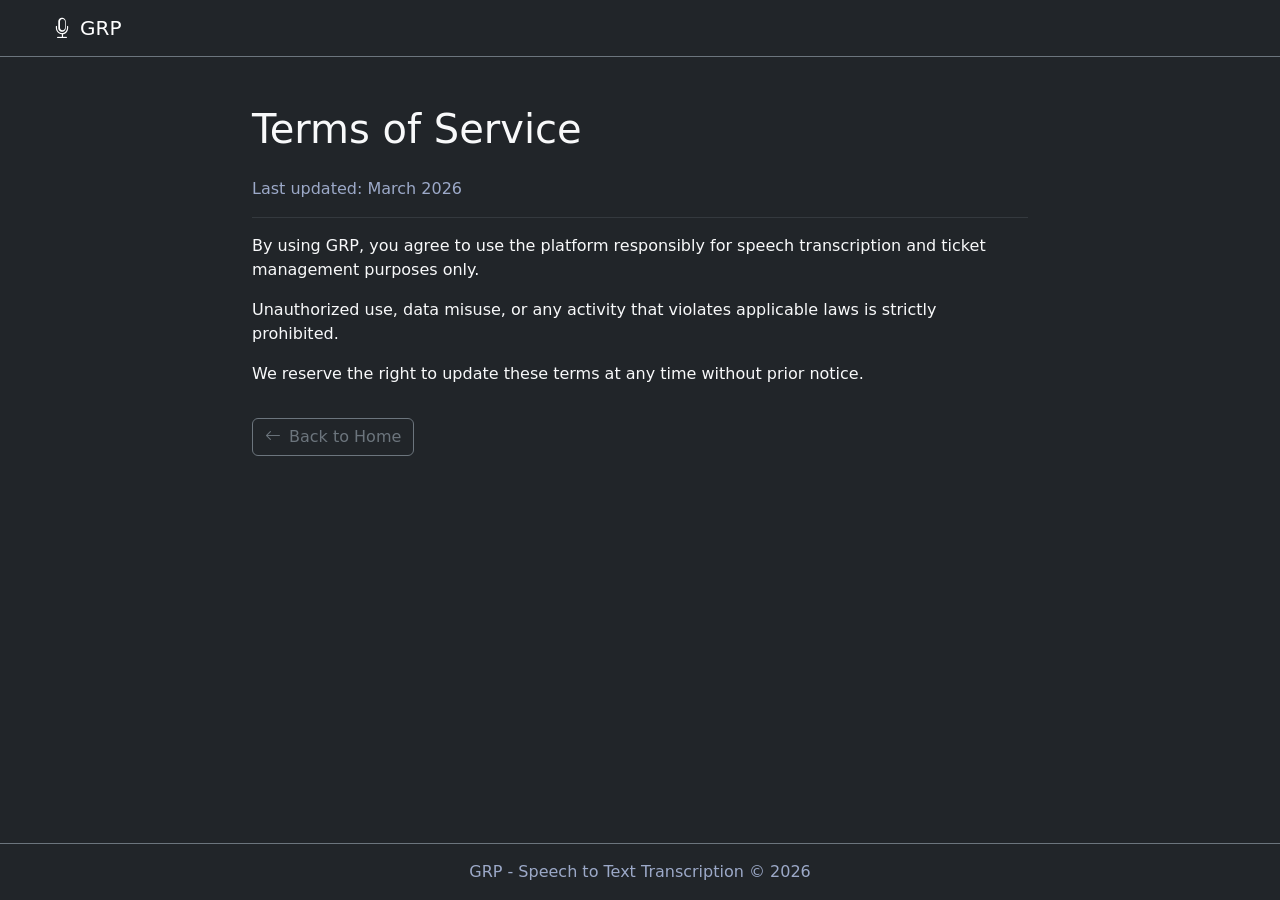
<file: pages/terms.html>
<!DOCTYPE html>
<html lang="en" data-bs-theme="dark">

<head>
  <meta charset="UTF-8" />
  <meta name="viewport" content="width=device-width, initial-scale=1.0" />
  <title>Terms of Service | GRP</title>
  <link href="https://cdn.jsdelivr.net/npm/bootstrap@5.3.0/dist/css/bootstrap.min.css" rel="stylesheet">
  <link rel="stylesheet" href="https://cdn.jsdelivr.net/npm/bootstrap-icons@1.10.0/font/bootstrap-icons.css">
  <link rel="stylesheet" href="../assets/css/styles.css">
</head>

<body class="d-flex flex-column min-vh-100 bg-dark text-light">

  <nav class="navbar navbar-expand-lg navbar-dark bg-dark border-bottom border-secondary">
    <div class="container">
      <a class="navbar-brand" href="home.html">
        <i class="bi bi-mic me-2"></i>GRP
      </a>
    </div>
  </nav>

  <main class="flex-grow-1 container my-5">
    <div class="row justify-content-center">
      <div class="col-lg-8">
        <h1 class="mb-4">Terms of Service</h1>
        <p class="text-muted">Last updated: March 2026</p>
        <hr class="border-secondary">
        <p>By using GRP, you agree to use the platform responsibly for speech transcription and ticket management purposes only.</p>
        <p>Unauthorized use, data misuse, or any activity that violates applicable laws is strictly prohibited.</p>
        <p>We reserve the right to update these terms at any time without prior notice.</p>
        <a href="home.html" class="btn btn-outline-secondary mt-3">
          <i class="bi bi-arrow-left me-2"></i>Back to Home
        </a>
      </div>
    </div>
  </main>

  <footer class="py-3 mt-auto border-top border-secondary">
    <div class="container text-center">
      <p class="mb-0 text-muted">GRP - Speech to Text Transcription © 2026</p>
    </div>
  </footer>

  <script src="https://cdn.jsdelivr.net/npm/bootstrap@5.3.0/dist/js/bootstrap.bundle.min.js"></script>
</body>

</html>
</file>
<file: assets/css/styles.css>
/* Custom Styles */
body {
    background-color: #121212;
    color: #f8f9fa;
}

.container {
    max-width: 1200px;
}

.card {
    background-color: #1e1e1e;
    border: 1px solid #444;
    border-radius: 0.5rem;
    box-shadow: 0 0.5rem 1rem rgba(0, 0, 0, 0.15);
    color: #f8f9fa;
}

.ticket-card {
    border-color: #555;
    background-color: #282828;
}

.btn-primary {
    background-color: #0d6efd;
    border-color: #0d6efd;
}

.btn-primary:hover {
    background-color: #0b5ed7;
    border-color: #0b5ed7;
}

.form-control {
    background-color: #2d2d2d;
    border: 1px solid #444;
    color: #f8f9fa;
}

.form-control:focus {
    background-color: #2d2d2d;
    border-color: #0d6efd;
    color: #f8f9fa;
    box-shadow: 0 0 0 0.25rem rgba(13, 110, 253, 0.25);
}

.alert {
    border-radius: 0.5rem;
}

/* Dashboard Styles */
.dashboard-header {
    margin-bottom: 2rem;
}

.recorder-container {
    background-color: #1e1e1e;
    border-radius: 0.5rem;
    padding: 2rem;
}

/* Auth Pages */
.auth-container {
    max-width: 500px;
    margin: 5rem auto;
}

/* Animation */
@keyframes pulse {
    0% {
        transform: scale(1);
        box-shadow: 0 0 0 0 rgba(220, 53, 69, 0.7);
    }

    70% {
        transform: scale(1.05);
        box-shadow: 0 0 0 10px rgba(220, 53, 69, 0);
    }

    100% {
        transform: scale(1);
        box-shadow: 0 0 0 0 rgba(220, 53, 69, 0);
    }
}

/* Recording state */
.btn.recording {
    animation: pulse 1.5s infinite;
    position: relative;
}

.btn.recording::after {
    content: "";
    position: absolute;
    top: -8px;
    left: -8px;
    right: -8px;
    bottom: -8px;
    border-radius: 50%;
    border: 3px solid rgba(220, 53, 69, 0.5);
    animation: ripple 2s infinite;
}

@keyframes ripple {
    0% {
        transform: scale(0.8);
        opacity: 1;
    }

    100% {
        transform: scale(1.5);
        opacity: 0;
    }
}

.pulse {
    animation: pulse 2s infinite;
}

/* Transitions */
.transition {
    transition: all 0.3s ease;
}

/* Utility Classes */
.text-gradient {
    background: linear-gradient(45deg, #0d6efd, #00b4ff);
    -webkit-background-clip: text;
    -webkit-text-fill-color: transparent;
}

.border-gradient {
    border: 2px solid;
    border-image: linear-gradient(45deg, #0d6efd, #00b4ff) 1;
}

/* User Profile Styles */
.avatar-circle {
    width: 32px;
    height: 32px;
    border-radius: 50%;
    display: flex;
    align-items: center;
    justify-content: center;
    font-weight: bold;
    font-size: 14px;
}

.dropdown-menu {
    background-color: #1e1e1e;
    border: 1px solid #444;
}

.dropdown-item {
    color: #f8f9fa;
}

.dropdown-item:hover {
    background-color: #0d6efd;
    color: white;
}

.dropdown-header {
    color: #adb5bd;
    font-size: 0.875rem;
}

:root {
    --bg-main: #0b1020;
    --bg-soft: #121933;
    --panel: rgba(19, 28, 52, 0.78);
    --panel-2: rgba(255, 255, 255, 0.04);
    --border: rgba(255, 255, 255, 0.08);
    --text-main: #eef4ff;
    --text-soft: #9ca9c8;
    --primary: #3b82f6;
    --primary-2: #2563eb;
    --accent: #8b5cf6;
    --success: #10b981;
}

body.dashboard-page {
    margin: 0;
    min-height: 100vh;
    color: var(--text-main);
    background:
        radial-gradient(circle at top left, rgba(59, 130, 246, 0.18), transparent 28%),
        radial-gradient(circle at bottom right, rgba(139, 92, 246, 0.14), transparent 30%),
        linear-gradient(135deg, #090d18 0%, #0b1020 45%, #121933 100%);
    font-family: Inter, system-ui, -apple-system, BlinkMacSystemFont, "Segoe UI", sans-serif;
}

.app-shell {
    display: flex;
    min-height: 100vh;
}

.app-sidebar {
    width: 280px;
    background: rgba(7, 11, 22, 0.88);
    border-right: 1px solid var(--border);
    padding: 1.5rem 1rem;
    display: flex;
    flex-direction: column;
    justify-content: space-between;
    backdrop-filter: blur(16px);
    -webkit-backdrop-filter: blur(16px);
    position: sticky;
    top: 0;
    height: 100vh;
}

.sidebar-brand {
    display: flex;
    align-items: center;
    gap: 0.85rem;
    padding: 0.75rem;
    margin-bottom: 1.5rem;
}

.brand-logo {
    width: 46px;
    height: 46px;
    border-radius: 14px;
    display: grid;
    place-items: center;
    font-size: 1.2rem;
    font-weight: 800;
    color: white;
    background: linear-gradient(135deg, var(--primary), var(--accent));
    box-shadow: 0 10px 20px rgba(59, 130, 246, 0.22);
}

.brand-title {
    font-weight: 700;
    color: var(--text-main);
}

.brand-subtitle {
    color: var(--text-soft);
}

.sidebar-nav {
    display: flex;
    flex-direction: column;
    gap: 0.45rem;
}

.sidebar-nav .nav-link {
    display: flex;
    align-items: center;
    gap: 0.85rem;
    color: var(--text-soft);
    text-decoration: none;
    padding: 0.95rem 1rem;
    border-radius: 14px;
    transition: all 0.25s ease;
}

.sidebar-nav .nav-link:hover,
.sidebar-nav .nav-link.active {
    background: rgba(255, 255, 255, 0.06);
    color: var(--text-main);
    transform: translateX(2px);
}

.nav-icon {
    width: 24px;
    text-align: center;
}

.sidebar-footer {
    padding: 0.75rem;
}

.app-main {
    flex: 1;
    padding: 2rem;
}

.topbar {
    display: flex;
    justify-content: space-between;
    align-items: center;
    gap: 1rem;
    margin-bottom: 1.5rem;
    flex-wrap: wrap;
}

.page-label {
    color: #7ea7ff;
    text-transform: uppercase;
    letter-spacing: 0.14em;
    font-size: 0.78rem;
    font-weight: 700;
}

.page-title {
    font-size: clamp(1.8rem, 3vw, 2.6rem);
    font-weight: 800;
    color: var(--text-main);
}

.topbar-actions {
    display: flex;
    align-items: center;
    gap: 1rem;
    flex-wrap: wrap;
}

.user-chip {
    padding: 0.9rem 1rem;
    border-radius: 14px;
    background: var(--panel-2);
    border: 1px solid var(--border);
    color: var(--text-soft);
}

.hero-panel {
    display: grid;
    grid-template-columns: 1.7fr 1fr;
    gap: 1rem;
    background: var(--panel);
    border: 1px solid var(--border);
    border-radius: 24px;
    padding: 1.75rem;
    margin-bottom: 1.5rem;
    box-shadow: 0 20px 40px rgba(0, 0, 0, 0.22);
    backdrop-filter: blur(14px);
    -webkit-backdrop-filter: blur(14px);
}

.hero-kicker {
    color: #87aefc;
    letter-spacing: 0.14em;
    text-transform: uppercase;
    font-size: 0.78rem;
    font-weight: 700;
}

.hero-heading {
    font-size: clamp(1.5rem, 2.5vw, 2.3rem);
    font-weight: 800;
    line-height: 1.15;
    margin-bottom: 0.75rem;
    background: linear-gradient(90deg, #ffffff, #9bc2ff, #c9b0ff);
    -webkit-background-clip: text;
    -webkit-text-fill-color: transparent;
}

.hero-text {
    color: var(--text-soft);
    max-width: 720px;
}

.hero-side {
    display: grid;
    gap: 1rem;
}

.mini-stat-card {
    background: rgba(255, 255, 255, 0.04);
    border: 1px solid var(--border);
    border-radius: 18px;
    padding: 1rem 1.1rem;
}

.mini-stat-label {
    display: block;
    color: var(--text-soft);
    font-size: 0.88rem;
    margin-bottom: 0.35rem;
}

.mini-stat-value {
    font-size: 1.05rem;
    color: var(--text-main);
}

.stats-grid {
    display: grid;
    grid-template-columns: repeat(3, 1fr);
    gap: 1rem;
    margin-bottom: 1.5rem;
}

.stat-box {
    display: flex;
    align-items: center;
    gap: 1rem;
    background: var(--panel);
    border: 1px solid var(--border);
    border-radius: 20px;
    padding: 1.2rem;
    backdrop-filter: blur(12px);
    -webkit-backdrop-filter: blur(12px);
}

.stat-box-icon {
    width: 52px;
    height: 52px;
    border-radius: 16px;
    display: grid;
    place-items: center;
    font-size: 1.25rem;
    background: linear-gradient(135deg, rgba(59, 130, 246, 0.22), rgba(139, 92, 246, 0.2));
}

.stat-box-label {
    margin: 0 0 0.25rem;
    color: var(--text-soft);
    font-size: 0.92rem;
}

.stat-box-value {
    margin: 0;
    font-weight: 800;
    color: var(--text-main);
}

.content-card {
    background: var(--panel);
    border: 1px solid var(--border);
    border-radius: 24px;
    padding: 1.5rem;
    margin-bottom: 1.5rem;
    backdrop-filter: blur(14px);
    -webkit-backdrop-filter: blur(14px);
}

.section-head {
    display: flex;
    justify-content: space-between;
    align-items: center;
    margin-bottom: 1rem;
}

.section-kicker {
    color: #87aefc;
    text-transform: uppercase;
    letter-spacing: 0.14em;
    font-size: 0.75rem;
    font-weight: 700;
}

.section-title {
    font-weight: 700;
    color: var(--text-main);
}

.summary-wrap {
    display: flex;
    gap: 0.6rem;
    flex-wrap: wrap;
}

.empty-state {
    border: 1px dashed rgba(255, 255, 255, 0.14);
    border-radius: 20px;
    text-align: center;
    padding: 3rem 1.2rem;
    background: rgba(255, 255, 255, 0.025);
}

.empty-state-icon {
    font-size: 2.2rem;
    margin-bottom: 0.75rem;
}

.btn-primary {
    background: linear-gradient(135deg, var(--primary), var(--primary-2));
    border: none;
    border-radius: 14px;
    font-weight: 600;
    padding-left: 1.2rem;
    padding-right: 1.2rem;
    box-shadow: 0 12px 22px rgba(37, 99, 235, 0.22);
}

.btn-primary:hover,
.btn-primary:focus {
    transform: translateY(-1px);
    box-shadow: 0 16px 26px rgba(37, 99, 235, 0.28);
}

.btn-outline-light {
    border-radius: 14px;
}

.btn,
.nav-link {
    transition: all 0.25s ease;
}

.custom-modal {
    background: linear-gradient(180deg, #121933 0%, #0d1426 100%);
    color: var(--text-main);
    border: 1px solid var(--border);
    border-radius: 24px;
}

.modal-subtitle {
    color: var(--text-soft);
}

.modal-action-btn {
    border-radius: 16px;
    padding: 0.95rem 1rem;
    font-weight: 600;
}

.modal-action-btn:hover {
    transform: translateY(-2px);
}

.text-secondary,
.text-muted {
    color: var(--text-soft) !important;
}

@media (max-width: 1100px) {
    .hero-panel {
        grid-template-columns: 1fr;
    }

    .stats-grid {
        grid-template-columns: 1fr;
    }
}

@media (max-width: 900px) {
    .app-shell {
        flex-direction: column;
    }

    .app-sidebar {
        width: 100%;
        height: auto;
        position: relative;
        border-right: none;
        border-bottom: 1px solid var(--border);
    }

    .app-main {
        padding: 1.25rem;
    }

    .topbar {
        align-items: flex-start;
    }
}
</file>
